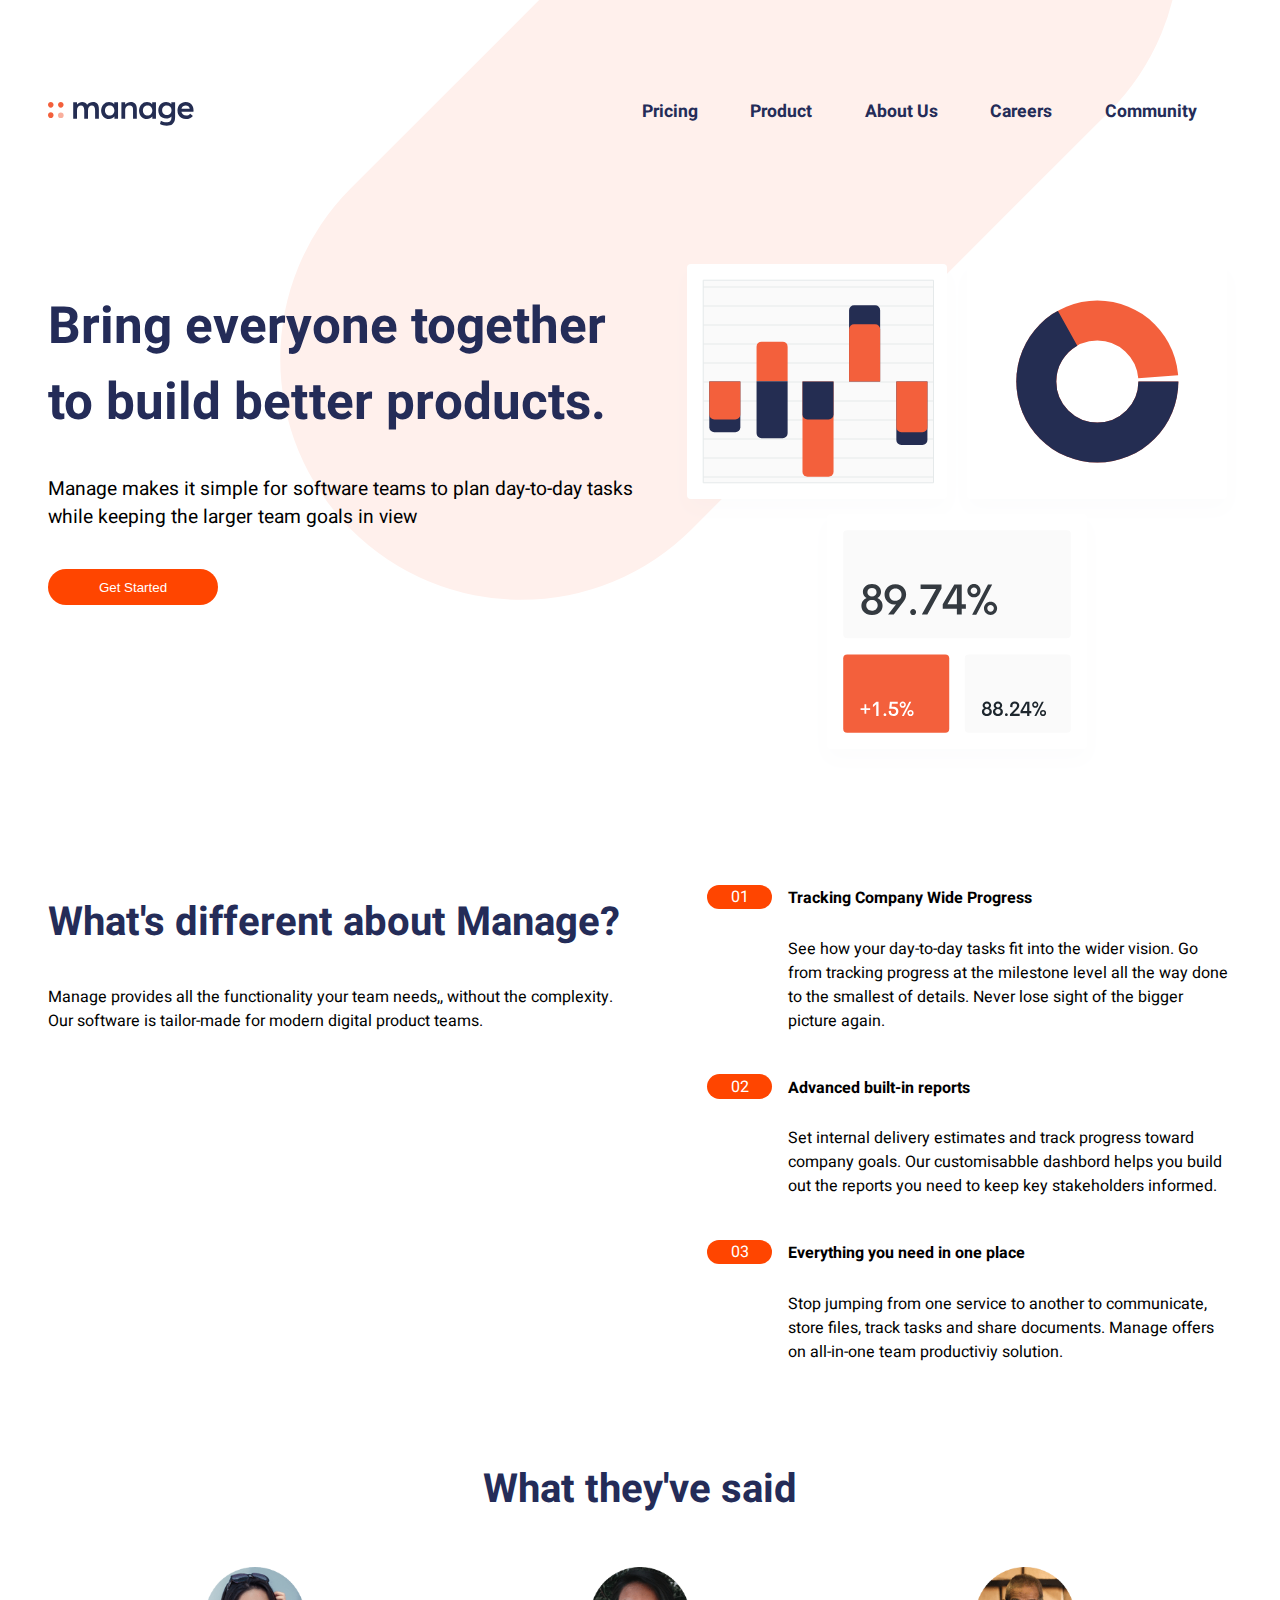
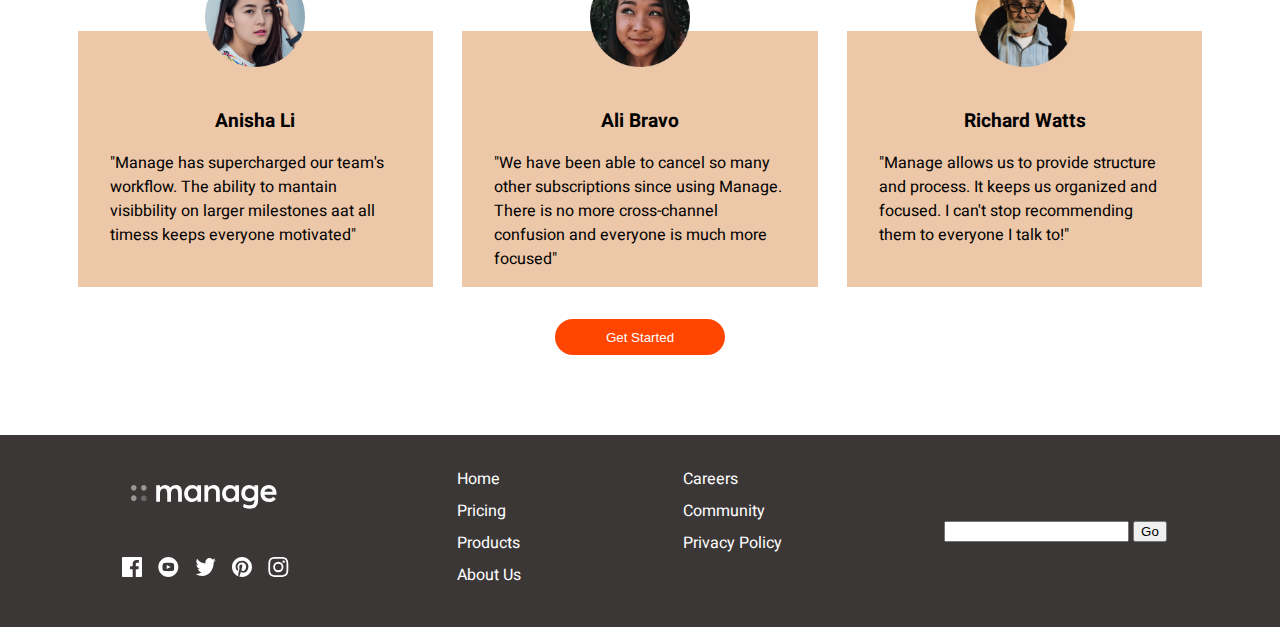
<file: index.html>
<html lang="en">

<head>
    <meta charset="UTF-8">
    <meta http-equiv="X-UA-Compatible" content="IE=edge">
    <meta name="viewport" content="width=, initial-scale=1.0">
    <link href="styles.css" rel="stylesheet" />
    <link rel="preconnect" href="https://fonts.googleapis.com">
    <link rel="preconnect" href="https://fonts.gstatic.com" crossorigin>
    <link href="https://fonts.googleapis.com/css2?family=Heebo:wght@400;500&display=swap" rel="stylesheet">
    <title>Manage Homepage</title>
</head>

<body>
    <div id="first-outer-img"></div>
    <div id="wrapper">

        <!-- First Section -->
        <section id="firstSection">
            <header>
                <div id="logoContainer">
                    <img src="images/logo.svg" />
                </div>

                <div id="listContainer">
                    <ul>
                        <li><a href="#">Pricing</a></li>
                        <li><a href="#">Product</a></li>
                        <li><a href="#">About Us</a></li>
                        <li><a href="#">Careers</a></li>
                        <li><a href="#">Community</a></li>
                    </ul>
                </div>

                <div id="buttonContainer">
                    <input type="button" value="Get Started" />
                </div>

                <div id="burgerEmoji">
                    <div></div>
                    <div></div>
                    <div></div>
                </div>
            </header>
        </section>

        <!-- Second Section -->
        <section id="secondSection">
            <div id="infoContainer">
                <h1>Bring everyone together to build better products.</h1>
                <p>Manage makes it simple for software teams to plan day-to-day tasks while keeping the larger team
                    goals in view</p>
                <input type="button" value="Get Started" />
            </div>

            <div id="illustrationImageContainer">
                <img src="images/illustration-intro.svg" />
            </div>
        </section>

        <!-- Third Section -->
        <section id="thirdSection">
            <div id="aboutContainer">
                <h2>What's different about Manage?</h2>
                <p>Manage provides all the functionality your team needs,, without the complexity.
                    Our software is tailor-made for modern digital product teams.
                </p>
            </div>


            <div id="featuresContainer">
                <div class="feature">
                    <div class="numberedFeature">
                        <p>01</p>
                    </div>
                    <div class="text">
                        <h5>Tracking Company Wide Progress</h5>
                        <p>See how your day-to-day tasks fit into the wider vision. Go from tracking progress at the
                            milestone level all the way done to the smallest of details. Never lose sight of the bigger
                            picture again.</p>
                    </div>
                </div>

                <div class="feature">
                    <div class="numberedFeature">02</div>
                    <div class="text">
                        <h5>Advanced built-in reports</h5>
                        <p>Set internal delivery estimates and track progress toward company goals. Our customisabble
                            dashbord helps you build out the reports you need to keep key stakeholders informed.</p>
                    </div>
                </div>

                <div class="feature">
                    <div class="numberedFeature">03</div>
                    <div class="text">
                        <h5>Everything you need in one place</h5>
                        <p>Stop jumping from one service to another to communicate, store files, track tasks and share
                            documents. Manage offers on all-in-one team productiviy solution.</p>
                    </div>
                </div>

            </div>
        </section>


        <!-- Fourth Section -->
        <section id="fourthSection">
            <div id="reviewHeader">
                <h1>What they've said</h1>
            </div>

            <div id="reviewContainer">
                <div>
                    <img src="images/avatar-anisha.png">
                    <h6>Anisha Li</h6>
                    <p>"Manage has supercharged our team's workflow. The ability to mantain visibbility on larger
                        milestones aat all timess keeps everyone motivated"</p>
                </div>

                <div>
                    <img src="images/avatar-ali.png">
                    <h6>Ali Bravo</h6>
                    <p>"We have been able to cancel so many other subscriptions since using Manage. There is no more
                        cross-channel confusion and everyone is much more focused"</p>
                </div>


                <div>
                    <img src="images/avatar-richard.png">
                    <h6>Richard Watts</h6>
                    <p>"Manage allows us to provide structure and process. It keeps us organized and focused. I can't
                        stop recommending them to everyone I talk to!"</p>
                </div>
            </div>

            <div id="reviewButtonContainer">
                <input type="button" value="Get Started" />
            </div>
        </section>



        <!-- Footer / Fifth Section -->
        <footer>
            <div id="logosContainer">
                <div id="logoImg">
                    <img src="images/logo.svg" />
                </div>

                <div id="socialMediaLogoContainer">
                    <img src="images/icon-facebook.svg" />
                    <img src="images/icon-youtube.svg">
                    <img src="images/icon-twitter.svg">
                    <img src="images/icon-pinterest.svg">
                    <img src="images/icon-instagram.svg">
                </div>
            </div>

            <div id="unorderedListContainer">
                <ul>
                    <li href="#"><a>Home</a></li>
                    <li href="#"><a>Pricing</a></li>
                    <li href="#"><a>Products</a></li>
                    <li href="#"><a>About Us</a></li>
                </ul>

                <ul>
                    <li href="#"><a>Careers</a></li>
                    <li href="#"><a>Community</a></li>
                    <li href="#"><a>Privacy Policy</a></li>
                </ul>
            </div>

            <div id="footerText">
                <input type="text" />
                <input type="button" value="Go" />
            </div>
        </footer>

    </div>





</body>

</html>
</file>
<file: styles.css>
*,
*::after,
*::before {
  box-sizing: border-box;
}

body {
  margin: 0;
  font-family: 'Heebo', sans-serif;
}

#first-outer-img {
  background-image: url('images/bg-tablet-pattern.svg');
  position: absolute;
  height: 100vh;
  width: 1000px;
  top: -300;
  right: 0;
  background-repeat: no-repeat;
  background-size: contain;
  z-index: -1;
}

#wrapper {
  padding-top: 3em;
  padding-bottom: 0;
  padding-inline: 23em;
}

/* First Section Stylings ------------------- */

#wrapper #firstSection {
  margin-bottom: 5em;
}
#wrapper #firstSection header {
  display: flex;
  align-items: center;
  padding-block: 3em;
  position: relative;
}

#wrapper #firstSection header #burgerEmoji {
  display: none;
}

#wrapper #firstSection header img {
  margin-top: 0.4em;
}

#wrapper #firstSection #listContainer {
  position: relative;
  left: 12%;
  width: 850px;
}

#wrapper #firstSection ul {
  display: flex;
  justify-content: space-evenly;
  align-items: center;
  margin: 0;
  list-style: none;
}

#wrapper #firstSection ul a {
  font-size: 1.1rem;
  color: #242c58;
  font-weight: bold;
  text-decoration: none;
}

#wrapper #firstSection #buttonContainer {
  position: absolute;
  right: 0%;
}

#wrapper #firstSection #buttonContainer input {
  height: 4vh;
  width: 170px;
  border: none;
  border-radius: 20px;
  color: white;
  background-color: orangered;
  cursor: pointer;
  transition: all 0.5s ease-in;
}

#wrapper #firstSection #buttonContainer input:hover {
  filter: brightness(80%);
  width: 200px;
}

/* Second Section Stylings ------------------- */

#secondSection {
  display: flex;
  margin-bottom: 5em;
}

#secondSection #infoContainer,
#secondSection #illustrationImageContainer {
  width: 50%;
}

#secondSection #infoContainer h1 {
  font-size: 3.2rem;
  color: #242c58;
}

#secondSection #infoContainer p {
  font-size: 1.2rem;
  margin-bottom: 2em;
}

#secondSection #infoContainer input {
  height: 4vh;
  width: 170px;
  border: none;
  border-radius: 20px;
  color: white;
  background-color: orangered;
  cursor: pointer;
  transition: width 0.5s ease-in;
}

#secondSection #infoContainer input:hover {
  filter: brightness(80%);
  width: 200px;
}

#secondSection #illustrationImageContainer img {
  float: right;
  position: relative;
  left: 2.5%;
}

/* Third Section Stylings ------------*/

#thirdSection {
  display: flex;
  margin-bottom: 5em;
}

#thirdSection #aboutContainer,
#thirdSection #featuresContainer {
  width: 50%;
}

#thirdSection #featuresContainer {
  display: flex;
  flex-direction: column;
  justify-content: space-evenly;
  align-items: center;
}

#thirdSection #featuresContainer .feature {
  display: flex;
  justify-content: flex-end;
  align-items: flex-start;
}

#thirdSection #featuresContainer .feature .text {
  width: 75%;
}

#thirdSection #featuresContainer .feature .text h5 {
  font-size: 1rem;
}

#thirdSection #aboutContainer h2 {
  font-size: 2.5rem;
  color: #242c58;
}

#thirdSection #featuresContainer .numberedFeature {
  height: 2.7vh;
  width: 65px;
  border: none;
  border-radius: 20px;
  color: white;
  background-color: orangered;
  display: flex;
  justify-content: space-evenly;
  align-items: center;
  margin-top: 1.6em;
  margin-right: 1em;
}

/* Fourth Section ------------*/

#fourthSection {
  margin-bottom: 5em;
}

#fourthSection #reviewButtonContainer {
  display: flex;
  justify-content: space-evenly;
}
#fourthSection #reviewButtonContainer input {
  height: 4vh;
  width: 170px;
  border: none;
  border-radius: 20px;
  color: white;
  background-color: orangered;
  cursor: pointer;
  transition: width 0.5s ease-in;
}

#fourthSection #reviewButtonContainer input:hover {
  filter: brightness(80%);
  width: 200px;
}

#fourthSection #reviewHeader {
  margin-bottom: 7em;
}
#fourthSection #reviewHeader h1 {
  font-size: 2.5rem;
  color: #242c58;
  text-align: center;
}

#fourthSection #reviewContainer {
  display: flex;
  justify-content: space-evenly;
  margin-bottom: 2em;
}

#fourthSection #reviewContainer div {
  position: relative;
  display: flex;
  flex-flow: column nowrap;
  align-items: center;
  padding: 2em;
  padding-bottom: 0;
  background-color: rgb(236, 199, 168);
  width: 30%;
}

#fourthSection #reviewContainer div img {
  position: absolute;
  height: 100px;
  width: 100px;
  top: -25%;
}

#fourthSection #reviewContainer div h6 {
  font-size: 1.2rem;
  margin-bottom: 0;
}

/* Footer / Fifth Section ------------*/

footer {
  display: flex;
  justify-content: space-evenly;
  align-items: center;
  background-color: rgb(59, 55, 55);
  color: white;
  width: 100vw;
  margin-inline-start: 50%;
  transform: translate(-50%);
  padding: 2em;
}

footer #logosContainer {
  width: 15%;
  display: flex;
  flex-flow: column nowrap;
  justify-content: space-evenly;
  align-items: center;
}

footer #logosContainer #logoImg {
  filter: invert(99%) sepia(100%) saturate(1%) hue-rotate(43deg)
    brightness(102%) contrast(101%);
}

footer #logosContainer #socialMediaLogoContainer {
  display: flex;
  justify-content: space-evenly;
  width: 90%;
  margin-top: 3em;
}

footer #logosContainer #socialMediaLogoContainer img {
  margin-right: 1em;
  cursor: pointer;
}

footer #logosContainer #socialMediaLogoContainer img:hover {
  filter: invert(47%) sepia(41%) saturate(3981%) hue-rotate(333deg)
    brightness(104%) contrast(102%);
}

footer #unorderedListContainer {
  display: flex;
  justify-content: space-around;
  width: 40%;
}

footer #unorderedListContainer ul {
  margin: 0;
  padding: 0;
  list-style: none;
}

footer #unorderedListContainer ul li {
  margin-bottom: 0.5em;
}

footer #unorderedListContainer ul li a {
  font-size: 1rem;
  cursor: pointer;
}

footer #unorderedListContainer ul li a:hover {
  color: orangered;
}

/* 

#testing {
    width: 300px;
    height: 200px;
    display: flex;
    justify-content: space-evenly;
    background-color: red;
}

#testing h1 {
    height: 100%;
    margin: 0;
}

 */

/* Media Queries ------------------- */

@media only screen and (max-width: 2000px) {
  #wrapper {
    padding-inline: 18em;
  }

  #wrapper #firstSection #listContainer {
    left: 6%;
  }
}

@media only screen and (max-width: 1800px) {
  #wrapper {
    padding-inline: 3em;
  }
  #wrapper #firstSection #buttonContainer {
    display: none;
  }

  #wrapper #firstSection #listContainer {
    left: 30%;
    width: 700px;
  }
}

@media only screen and (max-width: 1600px) {
  #wrapper #firstSection #listContainer {
    width: 700px;
  }
}

@media only screen and (max-width: 1260px) {
  #first-outer-img {
    top: -150;
    right: -50;
    width: 70vh;
  }

  #wrapper #firstSection #listContainer {
    display: none;
    position: absolute;
    top: 0;
    left: 50%;
    padding: 0;
    width: 50%;
    height: 100vh;
    background-color: orchid;
    z-index: 1;
  }

  #wrapper #firstSection #listContainer ul {
    display: flex;
    flex-direction: column;
    justify-content: space-evenly;
    padding: 0em;
    height: 80vh;
  }

  #wrapper #firstSection #listContainer ul a {
    font-size: 1.5rem;
  }

  #wrapper #firstSection header #burgerEmoji {
    display: flex;
    flex-direction: column;
    justify-content: space-evenly;
    height: 7vh;
    width: 60px;
    position: absolute;
    right: 20;
    cursor: pointer;
  }

  #wrapper #firstSection header #burgerEmoji div {
    height: 1vh;
    background-color: #242c58;
  }

  #secondSection #infoContainer h1 {
    font-size: 2.5rem;
  }

  #secondSection #illustrationImageContainer img {
    left: 0;
    float: none;
    width: 100%;
    margin-top: 1.5em;
  }
}

@media only screen and (max-width: 850px) {
  #secondSection {
    margin-bottom: 1em;
  }
  #secondSection,
  #thirdSection {
    flex-flow: column nowrap;
  }

  #secondSection #infoContainer,
  #secondSection #illustrationImageContainer {
    width: 100%;
  }

  #secondSection #infoContainer {
    order: 1;
  }

  #secondSection #infoContainer h1 {
    font-size: 3rem;
  }

  #secondSection #infoContainer input {
    margin-inline: auto;
  }

  #secondSection #illustrationImageContainer img {
    margin-top: 0;
  }

  #thirdSection #aboutContainer,
  #thirdSection #featuresContainer {
    width: 100%;
  }

  #thirdSection #aboutContainer h2 {
    font-size: 2em;
  }

  #thirdSection #featuresContainer .feature {
    justify-content: flex-start;
  }

  #thirdSection #featuresContainer .feature .text {
    width: 100%;
  }

  #fourthSection #reviewContainer {
    flex-flow: column nowrap;
  }

  #fourthSection #reviewContainer div {
    width: 100%;
    margin-bottom: 5em;
  }

  footer {
    flex-flow: column nowrap;
    height: 50%;
  }

  footer #unorderedListContainer {
    width: 100%;
  }
}

@media only screen and (max-width: 440px) {
  #wrapper {
    padding: 1em;
  }

  #secondSection #infoContainer h1 {
    font-size: 2em;
  }
}
</file>
